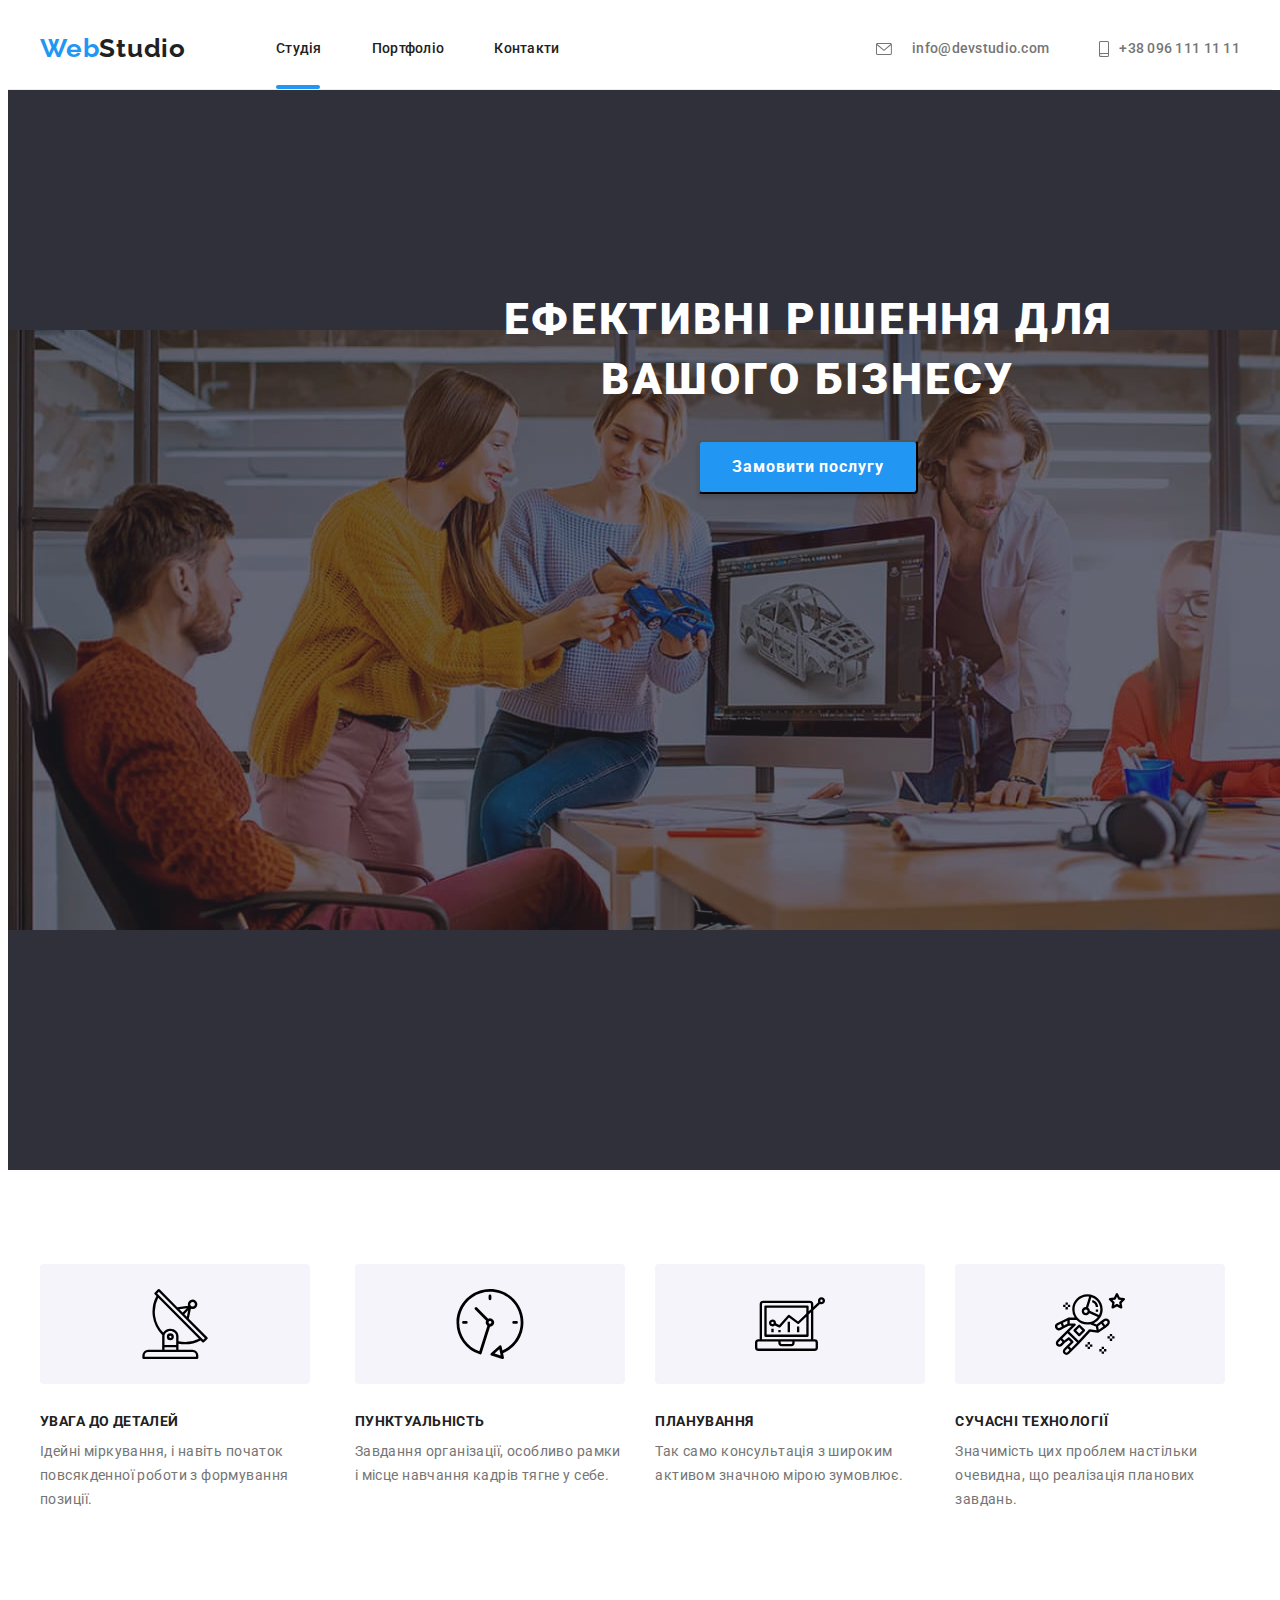
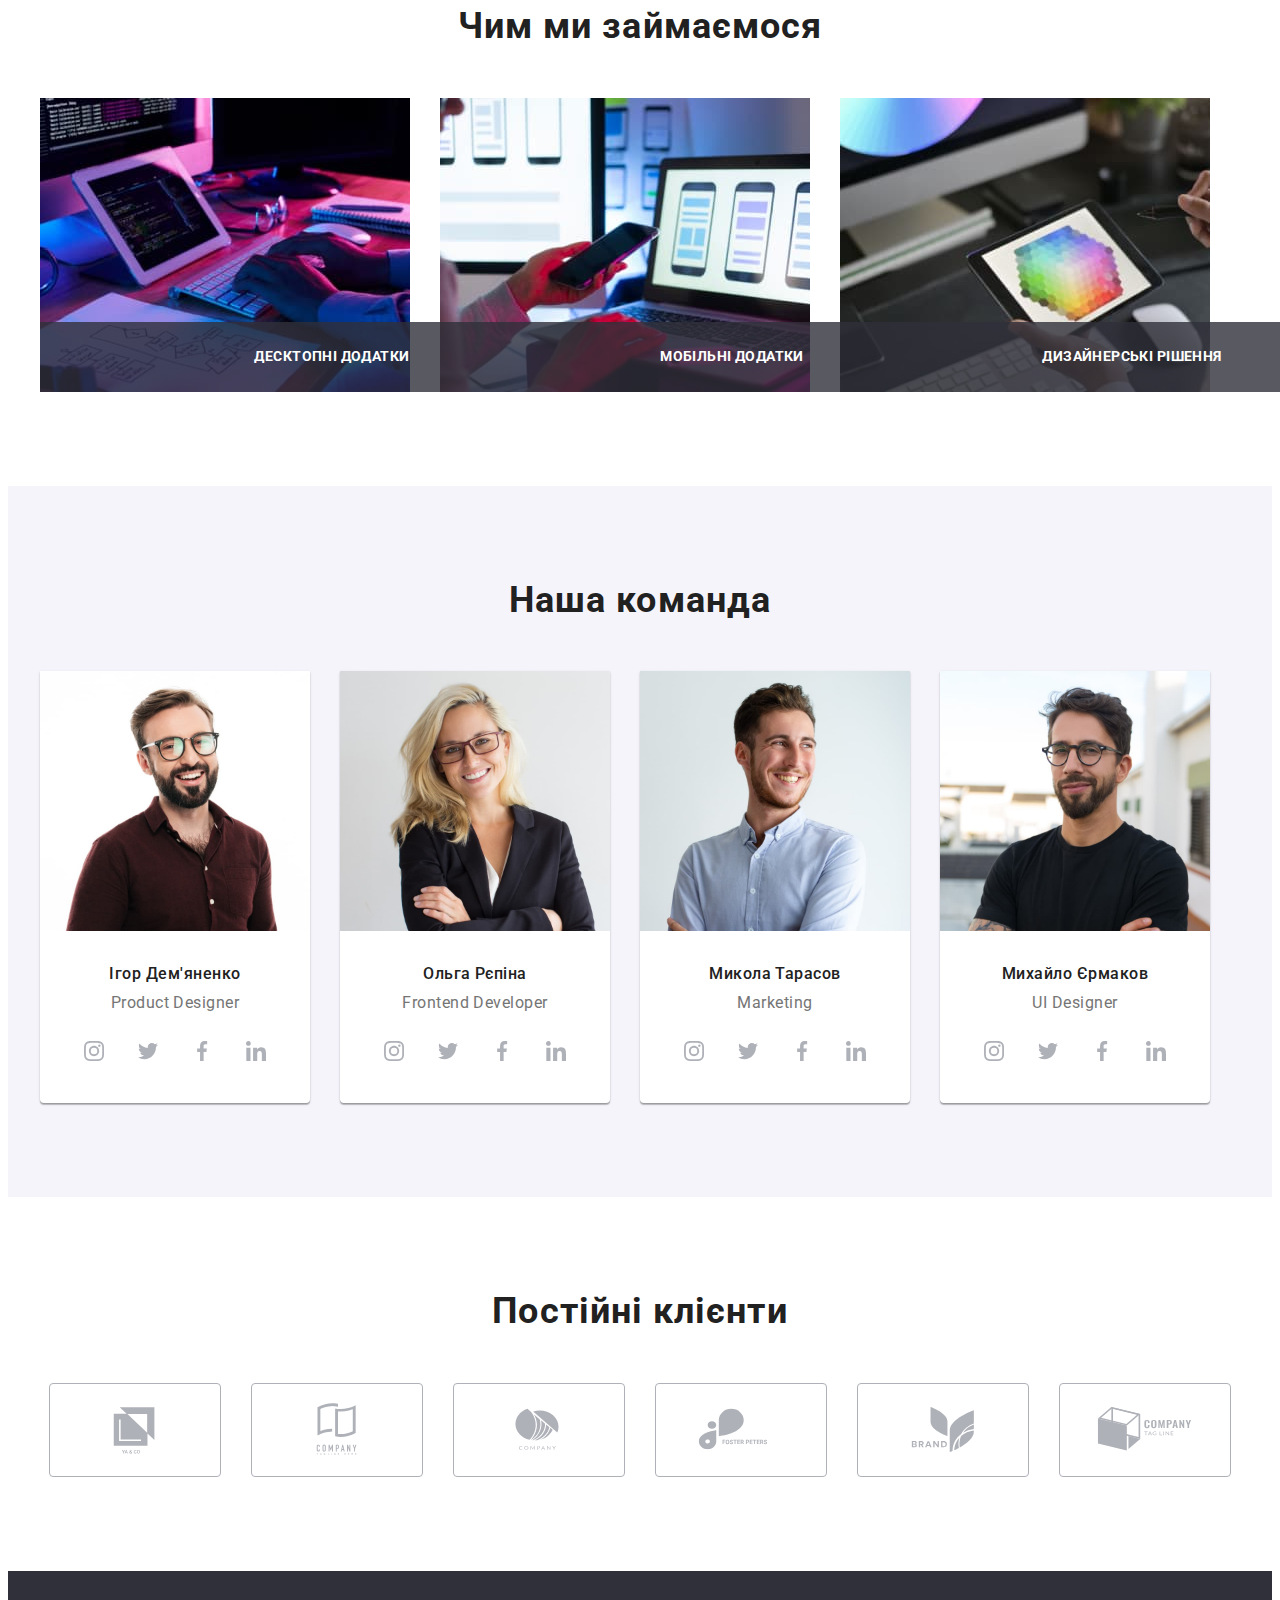
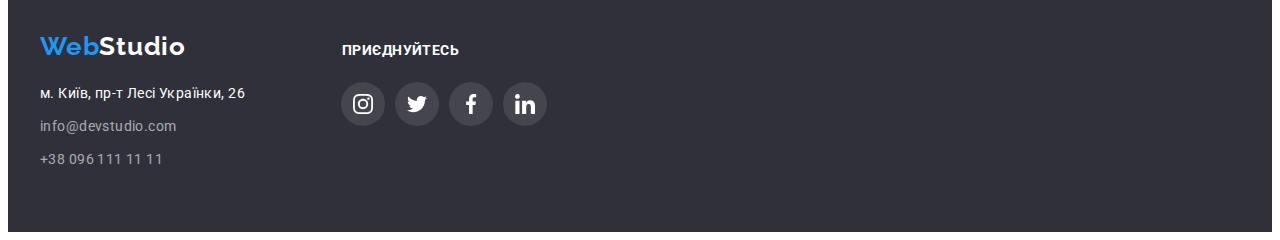
<file: index.html>
<!DOCTYPE html>
<html lang="en">
  <head>
    <meta charset="UTF-8" />
    <meta http-equiv="X-UA-Compatible" content="IE=edge" />
    <meta name="viewport" content="width=device-width, initial-scale=1.0" />
    <title>WebStudio</title>
    <!-- Fonts -->
    <link rel="preconnect" href="https://fonts.googleapis.com" />
    <link rel="preconnect" href="https://fonts.gstatic.com" crossorigin />
    <link
      href="https://fonts.googleapis.com/css2?family=Raleway:wght@700&family=Roboto:wght@400;500;700;900&display=swap"
      rel="stylesheet"
    />
    <!--modern normalize  -->
    <link
      rel="stylesheet"
      href="https://cdnjs.cloudflare.com/ajax/libs/modern-normalize/1.1.0/modern-normalize.min.css"
      integrity="sha512-wpPYUAdjBVSE4KJnH1VR1HeZfpl1ub8YT/NKx4PuQ5NmX2tKuGu6U/JRp5y+Y8XG2tV+wKQpNHVUX03MfMFn9Q=="
      crossorigin="anonymous"
      referrerpolicy="no-referrer"
    />
    <!-- Link -->
    <link rel="stylesheet" href="./css/styles.css" />
  </head>

  <body>
    <!-- Шапка -->
    <header class="header">
      <div class="header-container container">
        <a href="./index.html" class="logo"
          >Web<span class="logo-header">Studio</span></a
        >
        <nav class="header-nav">
          <ul class="header-list list">
            <li class="header-item">
              <a class="header-nav-link current link" href="./index.html">Студія</a>
            </li>
            <li class="header-item">
              <a class="header-nav-link link" href="./portfolio.html"
                >Портфоліо</a
              >
            </li>
            <li class="header-item">
              <a class="header-nav-link link" href="">Контакти</a>
            </li>
          </ul>
        </nav>
        <ul class="header-group list">
          <li>
            <a class="header-contacts link" href="mailto:info@devstudio.com">
              <svg class="envelope-icon" width="16" height="12">
                <use
                  href="./images/symbol-defs-2.svg#icon-envelope"
                ></use></svg
              >info@devstudio.com</a
            >
          </li>
          <li>
            <a class="header-contacts link" href="tel:+380961111111"
              > <svg class="phone-icon" width="10" height="16">
                <use
                  href="./images/symbol-defs-2.svg#icon-smartphone"
                ></use>
              </svg>
              +38 096 111 11 11</a
            >
          </li>
        </ul>
      </div>
    </header>
    <!-- Головна -->
    <main>
      <!-- Hero -->
      <section class="section hero">
        <div class="container">
          <h1 class="hero-title">Ефективні рішення для вашого бізнесу</h1>
          <button class="btn-hero" type="button" data-modal-open>Замовити послугу</button>
        </div>
      </section>
      <!-- features -->
      <section class="section features">
        <div class="container">
          <h2 class="visually-hidden">Особливості</h2>
          <ul class="features list">
            <li>
            <div class="feature-icon">
              <svg class="feature-icon-svg" width="70" height="70">
                  <use
                    href="./images/symbol-defs-2.svg#icon-antenna"
                  ></use>
                </svg>
            </div>
              <h3 class="feature-title">
                  УВАГА ДО ДЕТАЛЕЙ
              </h3>
              <p class="feature-text">
                Ідейні міркування, і навіть початок повсякденної роботи з
                формування позиції.
              </p>
            </li>
            <li>
              <div class="feature-icon">
                <svg class="feature-icon-svg" width="70" height="70">
                  <use href="./images/symbol-defs-2.svg#icon-clock"></use>
                </svg>
              </div>
              <h3 class="feature-title">
                ПУНКТУАЛЬНІСТЬ
              </h3>
              <p class="feature-text">
                Завдання організації, особливо рамки і місце навчання кадрів
                тягне у себе.
              </p>
            </li>
            <li>
              <div class="feature-icon">
                  <svg class="feature-icon-svg" width="70" height="70">
                  <use href="./images/symbol-defs-2.svg#icon-diagram"></use>
                </svg>
              </div>
              <h3 class="feature-title">
                ПЛАНУВАННЯ
              </h3>
              <p class="feature-text">
                Так само консультація з широким активом значною мірою зумовлює.
              </p>
            </li>
            <li>
              <div class="feature-icon">
                <svg class="feature-icon-svg" width="70" height="70">
                  <use
                    href="./images/symbol-defs-2.svg#icon-astronaut"
                  ></use>
                </svg>
              </div>
              <h3 class="feature-title">
               СУЧАСНІ ТЕХНОЛОГІЇ
              </h3>

              <p class="feature-text">
                Значимість цих проблем настільки очевидна, що реалізація
                планових завдань.
              </p>
            </li>
          </ul>
        </div>
      </section>
      <!-- Work -->
      <section class="section section-work list">
        <div class="container">
          <h2 class="section-title">Чим ми займаємося</h2>
          <ul class="work-list list">
            <li class="work-item">
              <img class="work-img"
                src="./images/type.jpg"
                alt="друкує"
                width="370"
                height="294"
              />
              <div class="work-thumb">
               <p class="work-text">Десктопні додатки</p> 
              </div>
            </li>
            <li class="work-item">
               <img class="work-img"
                src="./images/phone.jpg"
                alt="дзвонить"
                width="370"
                height="294"
              />
              <div class="work-thumb">
                <p class="work-text">Мобільні додатки</p>
              </div>
            </li>
            <li class="work-item">
              <img class="work-img" 
              src="./images/tablet.jpg" 
              alt="працює на планшеті" 
              width="370" 
              height="294" />
              <div class="work-thumb">
                <p class="work-text">Дизайнерські рішення</p>
              </div>
              
            </li>
          </ul>
        </div>
      </section>
      <!-- Our team -->
      <section class="section team">
        <div class="container">
          <h2 class="section-title">Наша команда</h2>
          <ul class="team-photo list">
              <li class="photo-heading">
                <img
                  src="./images/igor.jpg"
                  alt="Ігор Дем'яненко"
                  width="270"
                  height="260"
                />
                <div class="position">
                  <h3 class="heading-name">Ігор Дем'яненко</h3>
                  <p class="job-heading" lang="en">Product Designer</p>
                  <ul class="socials list">
                    <li class="social-items">
                      <a
                        class="social-link link"
                        href="https://www.instagram.com"
                        target="_blank"
                        rel="noreferrer noopener"
                        aria-label="Instagram"
                      >
                        <svg class="socials-icon" width="20" height="20">
                          <use
                            href="./images/symbol-defs-2.svg#icon-instagram"
                          ></use></svg
                      ></a>
                    </li>
                    <li class="social-items">
                      <a
                        class="social-link link"
                        href="https://www.twitter.com"
                        target="_blank"
                        rel="noreferrer noopener"
                        aria-label="Twitter"
                      >
                        <svg class="socials-icon" width="20" height="20">
                          <use
                            href="./images/symbol-defs-2.svg#icon-twitter"
                          ></use></svg
                      ></a>
                    </li>
                    <li class="social-items">
                      <a
                        class="social-link link"
                        href="https://www.facebook.com"
                        target="_blank"
                        rel="noreferrer noopener"
                        aria-label="Facebook"
                      >
                        <svg class="socials-icon" width="20" height="20">
                          <use
                            href="./images/symbol-defs-2.svg#icon-facebook"
                          ></use></svg
                      ></a>
                    </li>
                    <li class="social-items">
                      <a
                        class="social-link link"
                        href="https://www.linkedin.com"
                        target="_blank"
                        rel="noreferrer noopener"
                        aria-label="linkedin"
                      >
                        <svg class="socials-icon" width="20" height="20">
                          <use
                            href="./images/symbol-defs-2.svg#icon-linkedin"
                          ></use></svg
                      ></a>
                    </li>
                  </ul>
                </div>
              </li>
               <li class="photo-heading">
                <img
                  class="photo"
                  src="./images/olga.jpg"
                  alt="Ольга Рєпіна"
                  width="270"
                  height="260"
                />
                <div class="position">
                  <h3 class="heading-name">Ольга Рєпіна</h3>
                  <p class="job-heading" lang="en">Frontend Developer</p>
                  <ul class="socials list">
                    <li class="social-items">
                      <a
                        class="social-link link"
                        href="https://www.instagram.com"
                        target="_blank"
                        rel="noreferrer noopener"
                        aria-label="Instagram"
                      >
                        <svg class="socials-icon" width="20" height="20">
                          <use
                            href="./images/symbol-defs-2.svg#icon-instagram"
                          ></use></svg
                      ></a>
                    </li>
                    <li class="social-items">
                      <a
                        class="social-link link"
                        href="https://www.twitter.com"
                        target="_blank"
                        rel="noreferrer noopener"
                        aria-label="Twitter"
                      >
                        <svg class="socials-icon" width="20" height="20">
                          <use
                            href="./images/symbol-defs-2.svg#icon-twitter"
                          ></use></svg
                      ></a>
                    </li>
                    <li class="social-items">
                      <a
                        class="social-link link"
                        href="https://www.facebook.com"
                        target="_blank"
                        rel="noreferrer noopener"
                        aria-label="Facebook"
                      >
                        <svg class="socials-icon" width="20" height="20">
                          <use
                            href="./images/symbol-defs-2.svg#icon-facebook"
                          ></use></svg
                      ></a>
                    </li>
                    <li class="social-items">
                      <a
                        class="social-link link"
                        href="https://www.linkedin.com"
                        target="_blank"
                        rel="noreferrer noopener"
                        aria-label="linkedin"
                      >
                        <svg class="socials-icon" width="20" height="20">
                          <use
                            href="./images/symbol-defs-2.svg#icon-linkedin"
                          ></use></svg
                      ></a>
                    </li>
                  </ul>
                </div>
              </li>
              <li class="photo-heading">
                <img
                  src="./images/mykola.jpg"
                  alt="Микола Тарасов"
                  width="270"
                  height="260"
                />
                <div class="position">
                  <h3 class="heading-name">Микола Тарасов</h3>
                  <p class="job-heading" lang="en">Marketing</p>
                  <ul class="socials list">
                    <li class="social-items">
                      <a
                        class="social-link link"
                        href="https://www.instagram.com"
                        target="_blank"
                        rel="noreferrer noopener"
                        aria-label="Instagram"
                      >
                        <svg class="socials-icon" width="20" height="20">
                          <use
                            href="./images/symbol-defs-2.svg#icon-instagram"
                          ></use></svg
                      ></a>
                    </li>
                    <li class="social-items">
                      <a
                        class="social-link link"
                        href="https://www.twitter.com"
                        target="_blank"
                        rel="noreferrer noopener"
                        aria-label="Twitter"
                      >
                        <svg class="socials-icon" width="20" height="20">
                          <use
                            href="./images/symbol-defs-2.svg#icon-twitter"
                          ></use></svg
                      ></a>
                    </li>
                    <li class="social-items">
                      <a
                        class="social-link link"
                        href="https://www.facebook.com"
                        target="_blank"
                        rel="noreferrer noopener"
                        aria-label="Facebook"
                      >
                        <svg class="socials-icon" width="20" height="20">
                          <use
                            href="./images/symbol-defs-2.svg#icon-facebook"
                          ></use></svg
                      ></a>
                    </li>
                    <li class="social-items">
                      <a
                        class="social-link link"
                        href="https://www.linkedin.com"
                        target="_blank"
                        rel="noreferrer noopener"
                        aria-label="linkedin"
                      >
                        <svg class="socials-icon" width="20" height="20">
                          <use
                            href="./images/symbol-defs-2.svg#icon-linkedin"
                          ></use></svg
                      ></a>
                    </li>
                  </ul>
                </div>
              </li>
              <li class="photo-heading">
                <img
                  src="./images/mukhaylo.jpg"
                  alt="Михайло Єрмаков"
                  width="270"
                  height="260"
                />
                <div class="position">
                  <h3 class="heading-name">Михайло Єрмаков</h3>
                  <p class="job-heading" lang="en">UI Designer</p>
                  <ul class="socials list">
                    <li class="social-items">
                      <a
                        class="social-link link"
                        href="https://www.instagram.com"
                        target="_blank"
                        rel="noreferrer noopener"
                        aria-label="Instagram"
                      >
                        <svg class="socials-icon" width="20" height="20">
                          <use
                            href="./images/symbol-defs-2.svg#icon-instagram"
                          ></use></svg
                      ></a>
                    </li>
                    <li class="social-items">
                      <a
                        class="social-link link"
                        href="https://www.twitter.com"
                        target="_blank"
                        rel="noreferrer noopener"
                        aria-label="Twitter"
                      >
                        <svg class="socials-icon" width="20" height="20">
                          <use
                            href="./images/symbol-defs-2.svg#icon-twitter"
                          ></use></svg
                      ></a>
                    </li>
                    <li class="social-items">
                      <a
                        class="social-link link"
                        href="https://www.facebook.com"
                        target="_blank"
                        rel="noreferrer noopener"
                        aria-label="Facebook"
                      >
                        <svg class="socials-icon" width="20" height="20">
                          <use
                            href="./images/symbol-defs-2.svg#icon-facebook"
                          ></use></svg
                      ></a>
                    </li>
                    <li class="social-items">
                      <a
                        class="social-link link"
                        href="https://www.linkedin.com"
                        target="_blank"
                        rel="noreferrer noopener"
                        aria-label="linkedin"
                      >
                        <svg class="socials-icon" width="20" height="20">
                          <use
                            href="./images/symbol-defs-2.svg#icon-linkedin"
                          ></use></svg
                      ></a>
                    </li>
                  </ul>
                </div>
              </li>
          </ul>
        </div>
      </section>
      <!-- Our clients -->
      <section class="section clients-section">
        <div class="container">
          <h2 class="section-title">Постійні клієнти</h2>
          <ul class="clients-list list">
            <li class="clients">
              <a class="clients-link link" 
                href="" 
                target="_blank" 
                  rel="noreferrer noopener"
                  aria-label=""><svg class="clients-icon" width="106" height="60">
                <use href="./images/symbol-defs-2.svg#icon-ya-co"></use>
              </svg>
              </a>
                
            </li>
            <li class="clients">
              <a class="clients-link link" 
              href="" target="_blank" 
              rel="noreferrer noopener" 
              aria-label="">
                <svg class="clients-icon" width="106" height="60">
                  <use href="./images/symbol-defs-2.svg#icon-union"></use>
                </svg> </a>
            </li>
            <li class="clients">
              <a class="clients-link link" 
              href="" target="_blank" 
              rel="noreferrer noopener" 
              aria-label="">
                <svg class="clients-icon" width="106" height="60">
                  <use href="./images/symbol-defs-2.svg#icon-company"></use>
                </svg> </a>
            </li>
            <li class="clients">
              <a class="clients-link link" href="" target="_blank" rel="noreferrer noopener" aria-label="">
                <svg class="clients-icon" width="106" height="60">
                  <use href="./images/symbol-defs-2.svg#icon-foster"></use>
                </svg> </a>
            </li>
            <li class="clients">
              <a class="clients-link link" href="" target="_blank" rel="noreferrer noopener" aria-label="">
                <svg class="clients-icon" width="106" height="60">
                  <use href="./images/symbol-defs-2.svg#icon-brand"></use>
                </svg> </a>
            </li>
            <li class="clients">
            <a class="clients-link link" href="" target="_blank" rel="noreferrer noopener" aria-label="">
              <svg class="clients-icon" width="106" height="60">
                <use href="./images/symbol-defs-2.svg#icon-tag"></use>
              </svg> </a>
            </li>
          </ul>
        </div>
      </section>
    </main>
    <!-- Футер -->
    <footer class="section footer">
      <div class="container">
        <div class="logo-block">
         <a href="" class="footer-logo"
          >Web<span class="logo-footer">Studio</span></a
        >
        <p class="join-us-footer">приєднуйтесь</p> 
        </div>
        <address class="address-box">
          <ul class="address-list list">
            <li class="footer-box-link">
              <a class="footer-map-address link"
                href="https://www.google.com/maps/place/%D0%B1%D1%83%D0%BB%D1%8C%D0%B2%D0%B0%D1%80+%D0%9B%D0%B5%D1%81%D1%96+%D0%A3%D0%BA%D1%80%D0%B0%D1%97%D0%BD%D0%BA%D0%B8,+26,+%D0%9A%D0%B8%D1%97%D0%B2,+02000/@50.4265807,30.5383858,17z/data=!3m1!4b1!4m5!3m4!1s0x40d4cf0e033ecbe9:0x57a4dffefec77da0!8m2!3d50.4265807!4d30.5383859"
                target="_blank" rel="noopener noreferrer">м. Київ, пр-т Лесі Українки, 26</a>
            </li>
            <li class="footer-box-link">
              <a class="address-link link" href="mailto:info@devstudio.com">info@devstudio.com</a>
            </li>
            <li lass="footer-box-link">
              <a class="address-link link" href="tel:+380961111111">+38 096 111 11 11</a>
            </li>
          </ul>
          <ul class="footer-social-list list">
            <li class="footer-social-items">
              <a class="footer-social-link link" href="https://www.instagram.com" target="_blank" rel="noreferrer noopener"
                aria-label="Instagram">
                <svg class="footer-social-icon" width="20" height="20">
                  <use href="./images/symbol-defs-2.svg#icon-instagram"></use>
                </svg></a>
            </li>
            <li class="footer-social-items">
              <a class="footer-social-link link" href="https://www.twitter.com" target="_blank" rel="noreferrer noopener"
                aria-label="Twitter">
                <svg class="footer-social-icon" width="20" height="20">
                  <use href="./images/symbol-defs-2.svg#icon-twitter"></use>
                </svg></a>
            </li>
            <li class="footer-social-items">
              <a class="footer-social-link link" href="https://www.facebook.com" target="_blank" rel="noreferrer noopener"
                aria-label="Facebook">
                <svg class="footer-social-icon" width="20" height="20">
                  <use href="./images/symbol-defs-2.svg#icon-facebook"></use>
                </svg></a>
            </li>
            <li class="footer-social-items">
              <a class="footer-social-link link" href="https://www.linkedin.com" target="_blank" rel="noreferrer noopener"
                aria-label="linkedin">
                <svg class="footer-social-icon" width="20" height="20">
                  <use href="./images/symbol-defs-2.svg#icon-linkedin"></use>
                </svg></a>
            </li>
          </ul>
      </address>
      </div>
    </footer>

    <!-- Modal window -->
      <div class="backdrop is-hidden" data-modal>
      <div class="modal">
        <button class="modal-btn" data-modal-close>
          <svg class="modal-icon" width="18" height="18">
            <use href="./images/symbol-defs-2.svg#icon-close-black"></use>
          </svg>
        </button>
      </div>
    </div>
    <script src="./js/modal.js"></script>
  </body>
</html>
</file>
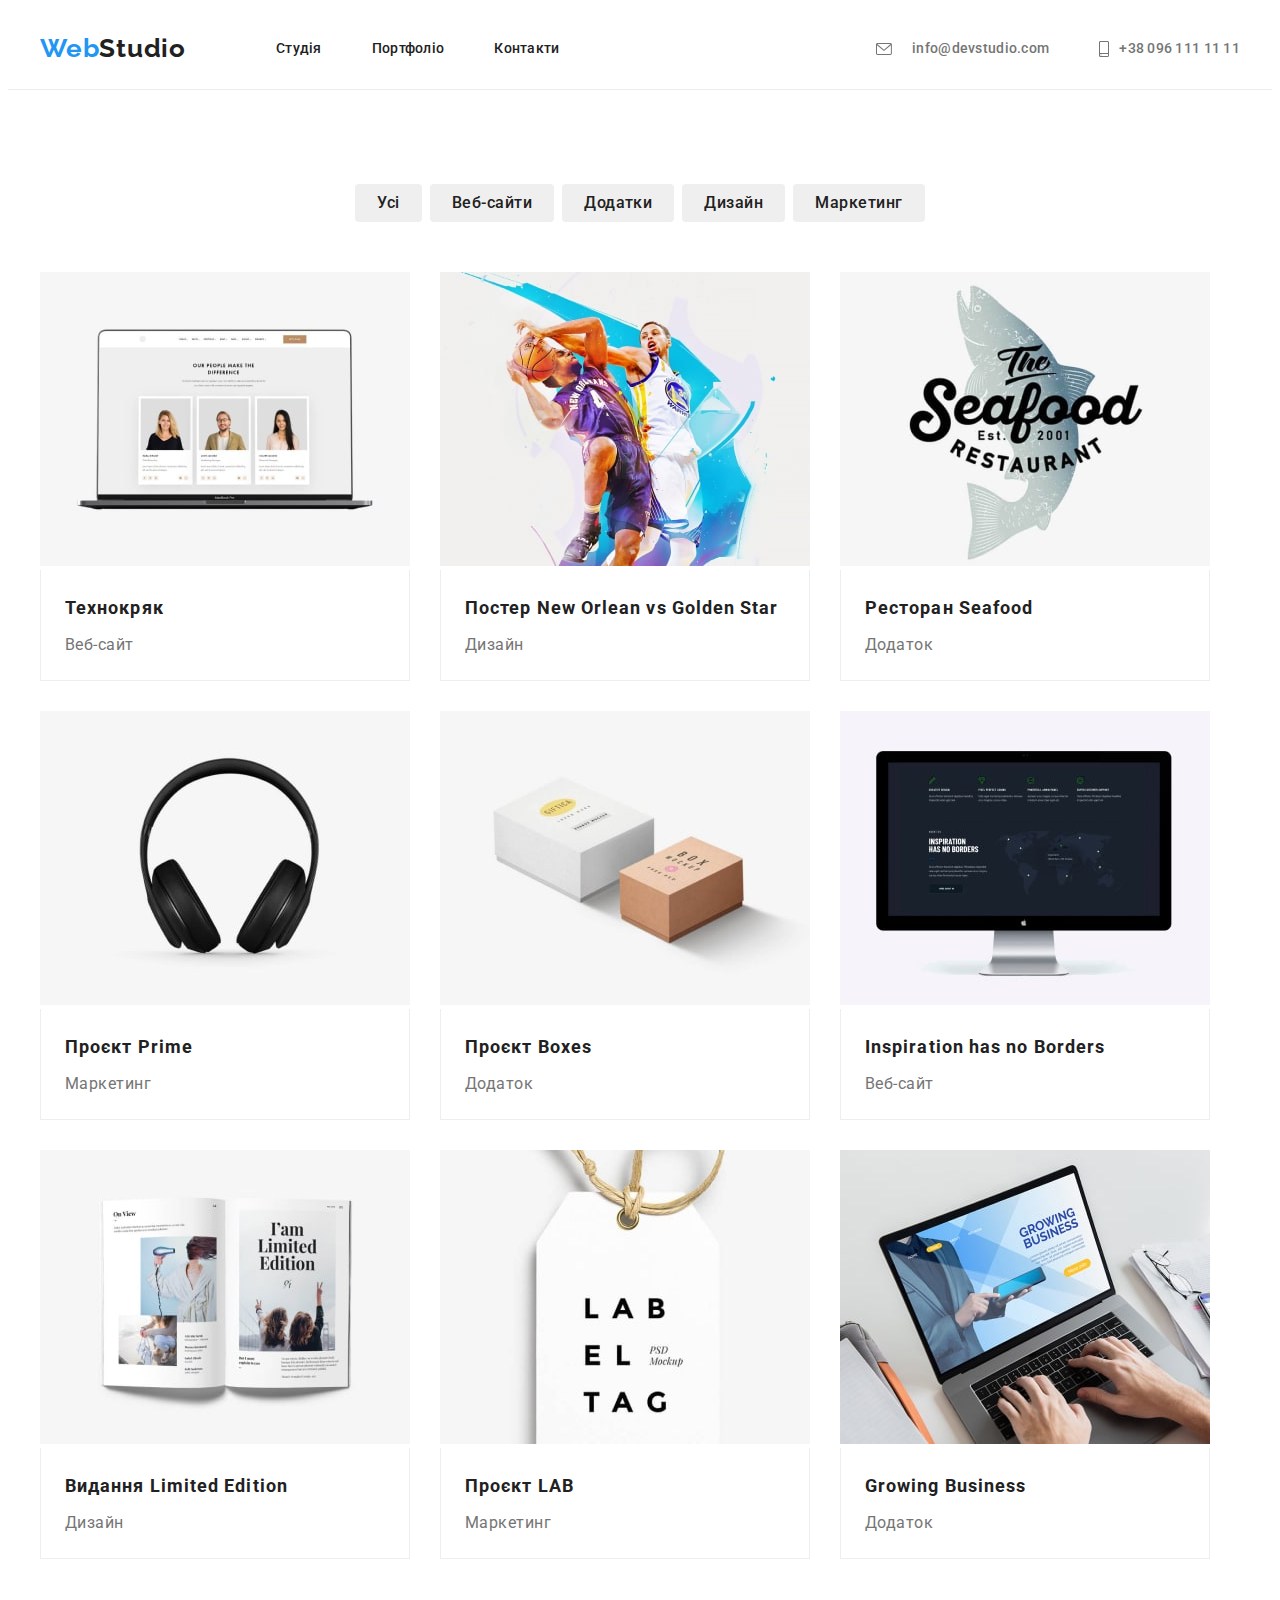
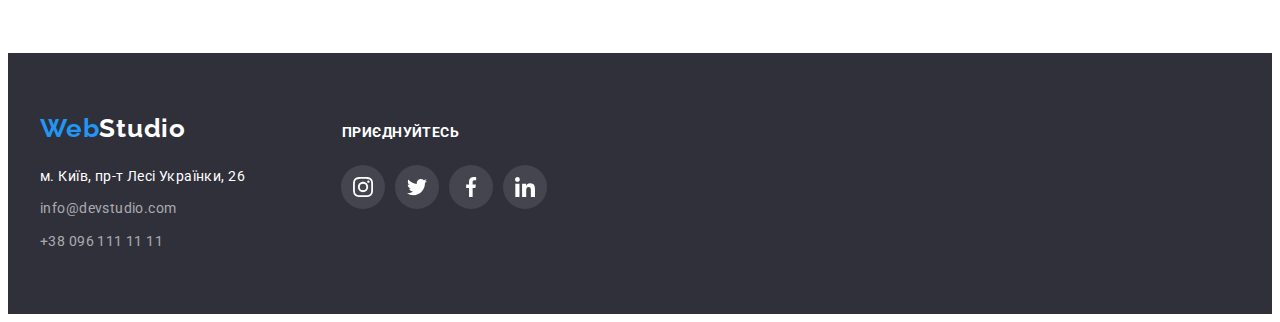
<file: portfolio.html>
<!DOCTYPE html>
<html lang="en">
  <head>
    <meta charset="UTF-8" />
    <meta http-equiv="X-UA-Compatible" content="IE=edge" />
    <meta name="viewport" content="width=device-width, initial-scale=1.0" />
    <title>poftfolio</title>
    <!-- Fonts -->
    <link rel="preconnect" href="https://fonts.googleapis.com" />
    <link rel="preconnect" href="https://fonts.gstatic.com" crossorigin />
    <link
      href="https://fonts.googleapis.com/css2?family=Raleway:wght@700&family=Roboto:wght@400;500;700;900&display=swap"
      rel="stylesheet"
    />
    <!--modern normalize  -->
    <link
      rel="stylesheet"
      href="https://cdnjs.cloudflare.com/ajax/libs/modern-normalize/1.1.0/modern-normalize.min.css"
      integrity="sha512-wpPYUAdjBVSE4KJnH1VR1HeZfpl1ub8YT/NKx4PuQ5NmX2tKuGu6U/JRp5y+Y8XG2tV+wKQpNHVUX03MfMFn9Q=="
      crossorigin="anonymous"
      referrerpolicy="no-referrer"
    />
    <!-- Link -->
    <link rel="stylesheet" href="./css/styles.css" />
  </head>
  <body>
    <header class="header">
      <div class="header-container container">
        <a href="./index.html" class="logo"
          >Web<span class="logo-header">Studio</span></a
        >
        <nav class="header-nav">
          <ul class="header-list list">
            <li class="header-item">
              <a class="header-nav-link link" href="./index.html">Студія</a>
            </li>
            <li class="header-item">
              <a class="header-nav-link link" href="./portfolio.html"
                >Портфоліо</a
              >
            </li>
            <li class="header-item">
              <a class="header-nav-link link" href="">Контакти</a>
            </li>
          </ul>
        </nav>
        <ul class="header-group list">
          <li>
            <a class="header-contacts link" href="mailto:info@devstudio.com">
              <svg class="envelope-icon" width="16" height="12">
                <use href="./images/symbol-defs-2.svg#icon-envelope"></use></svg
              >info@devstudio.com</a
            >
          </li>
          <li>
            <a class="header-contacts link" href="tel:+380961111111">
              <svg class="phone-icon" width="10" height="16">
                <use href="./images/symbol-defs-2.svg#icon-smartphone"></use>
              </svg>
              +38 096 111 11 11</a
            >
          </li>
        </ul>
      </div>
    </header>
    <main>
      <section class="section filter-section">
        <div class="container">
          <h1 class="visually-hidden">Our projects</h1>
          <ul class="button list">
            <li><button type="button" class="button-projects">Усі</button></li>
            <li>
              <button type="button" class="button-projects">Веб-сайти</button>
            </li>
            <li>
              <button type="button" class="button-projects">Додатки</button>
            </li>
            <li>
              <button type="button" class="button-projects">Дизайн</button>
            </li>
            <li>
              <button type="button" class="button-projects">Маркетинг</button>
            </li>
          </ul>
          <ul class="filter-item list">
            <li class="example-card">
              <a class="example-link link" href="">
                <div class="filter-thumb">
                  <img
                    src="./images/techno-min.jpg"
                    alt="вебсайт"
                    width="370"
                    height="294"
                    />
                    <div class="filter-overlay">
                      <p class="filter-overlay-text">Ресурс пропонує комплексні пропозиції з різним рівнем функціоналу та сервісів. Все це дозволить відвідувачу отримати
                      вичерпні відомості про компанію чи приватну особу.</p>
                  </div>
                  </div>
                  <div class="filter-projects">
                  <h3 class="filter-title">Технокряк</h3>
                  <p class="filter-text">Веб-сайт</p>
                  </div> 
              </a>     
            </li>
            <li class="example-card">
              <a class="example-link link" href="">
              <div class="filter-thumb">
                <img src="./images/basketball-min.jpg" alt="Дизайн" width="370" height="294" />
                <div class="filter-overlay">
                  <p class="filter-overlay-text">Ресурс пропонує комплексні пропозиції з різним рівнем функціоналу та сервісів. Все це
                    дозволить відвідувачу отримати
                    вичерпні відомості про компанію чи приватну особу.</p>
                </div>
              </div>
              <div class="filter-projects">
                <h3 class="filter-title">
                  Постер <span lang="en">New Orlean vs Golden Star</span>
                </h3>
                <p class="filter-text">Дизайн</p>
              </div>
              </a>
            </li>
            <li class="example-card">
              <a class="example-link link href=""> 
                <div class="filter-thumb">
                 <img
                  src="./images/seafoodrest-min.jpg"
                  alt="Додаток"
                  width="370"
                  height="294"
                />
                <div class="filter-overlay">
                  <p class="filter-overlay-text">Ресурс пропонує комплексні пропозиції з різним рівнем функціоналу та сервісів. Все це
                    дозволить відвідувачу отримати
                    вичерпні відомості про компанію чи приватну особу.</p>
                </div>
              </div>
                <div class="filter-projects">
                  <h3 class="filter-title">
                    Ресторан <span lang="en">Seafood</span>
                  </h3>
                  <p class="filter-text">Додаток</p>
                </div>
              </a>
            </li>
            <li class="example-card">
              <a class="example-link link" href="">
                <div class="filter-thumb">
                <img
                  src="./images/airphones-min.jpg"
                  alt="навушники"
                  width="370"
                  height="294"
                />
                <div class="filter-overlay">
                  <p class="filter-overlay-text">Ресурс пропонує комплексні пропозиції з різним рівнем функціоналу та сервісів. Все це
                    дозволить відвідувачу отримати
                    вичерпні відомості про компанію чи приватну особу.</p>
                </div>
                </div>
                <div class="filter-projects">
                  <h3 class="filter-title">
                    Проєкт <span lang="en">Prime</span>
                  </h3>
                  <p class="filter-text">Маркетинг</p>
                </div>
              </a>
            </li>
            <li class="example-card">
              <a class="example-link link" href="">
                <div class="filter-thumb"> 
                <img src="./images/boxes-min.jpg" 
                alt="коробки" 
                width="370" 
                height="294" />
                <div class="filter-overlay">
                  <p class="filter-overlay-text">Ресурс пропонує комплексні пропозиції з різним рівнем функціоналу та сервісів. Все це
                    дозволить відвідувачу отримати
                    вичерпні відомості про компанію чи приватну особу.</p>
                </div>
                </div>
                 <div class="filter-projects">
                  <h3 class="filter-title">
                    Проєкт <span lang="en">Boxes</span>
                  </h3>
                  <p class="filter-text">Додаток</p>
                </div>
              </a>
            </li>
            <li class="example-card">
              <a class="example-link link" href="">
                <div class="filter-thumb">
                  <img
                  src="./images/comp-min.jpg"
                  alt="монітор"
                  width="370"
                  height="294"
                />
                  <div class="filter-overlay">
                    <p class="filter-overlay-text">Ресурс пропонує комплексні пропозиції з різним рівнем функціоналу та сервісів. Все це
                      дозволить відвідувачу отримати
                      вичерпні відомості про компанію чи приватну особу.</p>
                  </div>
                </div>
                <div class="filter-projects">
                  <h3 class="filter-title">Inspiration has no Borders</h3>
                  <p class="filter-text">Веб-сайт</p>
                </div>
              </a>
            </li>
            <li class="example-card">
              <a class="example-link link" href="">
                <div class="filter-thumb">
                 <img
                  src="./images/limited-min.jpg"
                  alt="книга"
                  width="370"
                  height="294"
                /> 
                <div class="filter-overlay">
                  <p class="filter-overlay-text">Ресурс пропонує комплексні пропозиції з різним рівнем функціоналу та сервісів. Все це
                    дозволить відвідувачу отримати
                    вичерпні відомості про компанію чи приватну особу.</p>
                </div>
                </div>
                  <div class="filter-projects">
                  <h3 class="filter-title">
                    Видання <span lang="en">Limited Edition</span>
                  </h3>
                  <p class="filter-text">Дизайн</p>
                </div>
              </a>
            </li>
            <li class="example-card">
              <div class="filter-thumb">
                <a class="example-link link" href="">
                <img
                  src="./images/lab-min.jpg"
                  alt="бірка"
                  width="370"
                  height="294"
                />
                <div class="filter-overlay">
                  <p class="filter-overlay-text">Ресурс пропонує комплексні пропозиції з різним рівнем функціоналу та сервісів. Все це
                    дозволить відвідувачу отримати
                    вичерпні відомості про компанію чи приватну особу.</p>
                </div>
              </div>
                  <div class="filter-projects">
                  <h3 class="filter-title">
                    Проєкт <span lang="en">LAB</span>
                  </h3>
                  <p class="filter-text">Маркетинг</p>
                </div>
              </a>
            </li>
            <li class="example-card">
              <a class="example-link link" href="">
                <div class="filter-thumb">
                  <img
                  src="./images/growing-min.jpg"
                  alt="нойтбук"
                  width="370"
                  height="294"
                />
                <div class="filter-overlay">
                  <p class="filter-overlay-text">Ресурс пропонує комплексні пропозиції з різним рівнем функціоналу та сервісів. Все це
                    дозволить відвідувачу отримати
                    вичерпні відомості про компанію чи приватну особу.</p>
                </div>
                </div>
                
                <div class="filter-projects">
                  <h3 class="filter-title">Growing Business</h3>
                  <p class="filter-text">Додаток</p>
                </div>
              </a>
            </li>
          </ul>
        </div>
      </section>
    </main>
    <!-- Футер -->
    <footer class="section footer">
      <div class="container">
        <div class="logo-block">
          <a href="" class="footer-logo"
            >Web<span class="logo-footer">Studio</span></a
          >
          <p class="join-us-footer">приєднуйтесь</p>
        </div>
        <address class="address-box">
          <ul class="address-list list">
            <li class="footer-box-link">
              <a
                class="footer-map-address link"
                href="https://www.google.com/maps/place/%D0%B1%D1%83%D0%BB%D1%8C%D0%B2%D0%B0%D1%80+%D0%9B%D0%B5%D1%81%D1%96+%D0%A3%D0%BA%D1%80%D0%B0%D1%97%D0%BD%D0%BA%D0%B8,+26,+%D0%9A%D0%B8%D1%97%D0%B2,+02000/@50.4265807,30.5383858,17z/data=!3m1!4b1!4m5!3m4!1s0x40d4cf0e033ecbe9:0x57a4dffefec77da0!8m2!3d50.4265807!4d30.5383859"
                target="_blank"
                rel="noopener noreferrer"
                >м. Київ, пр-т Лесі Українки, 26</a
              >
            </li>
            <li class="footer-box-link">
              <a class="address-link link" href="mailto:info@devstudio.com"
                >info@devstudio.com</a
              >
            </li>
            <li lass="footer-box-link">
              <a class="address-link link" href="tel:+380961111111"
                >+38 096 111 11 11</a
              >
            </li>
          </ul>
          <ul class="footer-social-list list">
            <li class="footer-social-items">
              <a
                class="footer-social-link link"
                href="https://www.instagram.com"
                target="_blank"
                rel="noreferrer noopener"
                aria-label="Instagram"
              >
                <svg class="footer-social-icon" width="20" height="20">
                  <use
                    href="./images/symbol-defs-2.svg#icon-instagram"
                  ></use></svg
              ></a>
            </li>
            <li class="footer-social-items">
              <a
                class="footer-social-link link"
                href="https://www.twitter.com"
                target="_blank"
                rel="noreferrer noopener"
                aria-label="Twitter"
              >
                <svg class="footer-social-icon" width="20" height="20">
                  <use
                    href="./images/symbol-defs-2.svg#icon-twitter"
                  ></use></svg
              ></a>
            </li>
            <li class="footer-social-items">
              <a
                class="footer-social-link link"
                href="https://www.facebook.com"
                target="_blank"
                rel="noreferrer noopener"
                aria-label="Facebook"
              >
                <svg class="footer-social-icon" width="20" height="20">
                  <use
                    href="./images/symbol-defs-2.svg#icon-facebook"
                  ></use></svg
              ></a>
            </li>
            <li class="footer-social-items">
              <a
                class="footer-social-link link"
                href="https://www.linkedin.com"
                target="_blank"
                rel="noreferrer noopener"
                aria-label="linkedin"
              >
                <svg class="footer-social-icon" width="20" height="20">
                  <use
                    href="./images/symbol-defs-2.svg#icon-linkedin"
                  ></use></svg
              ></a>
            </li>
          </ul>
        </address>
      </div>
    </footer>


  </body>
</html>
</file>
<file: css/styles.css>
:root {
  --brand-color: #757575;
  --main-title-color: #212121;
  --accent-color: #2196f3;
  --third-color: #ffffff;
  --icons-color: #afb1b8;
  --indent: 30px;
  --anim-stand: 250ms cubic-bezier(0.4, 0, 0.2, 1);
}

body {
  background-color: var(--third-color);
  font-family: "Roboto", sans-serif;
}

.list {
  padding: 0;
  margin: 0;
  list-style: none;
}

.link {
  text-decoration: none;
}

h1,
h2,
h3,
p,
ul {
  margin-top: 0;
  margin-bottom: 0;
}

.container {
  width: 1200px;
  padding-right: 15px;
  padding-left: 15px;
  margin-left: auto;
  margin-right: auto;
  /* outline: 2px solid tomato; */
}

.section {
  padding-top: 94px;
  padding-bottom: 94px;
}

.img {
  display: block;
  max-width: 100%;
  height: auto;
}

/* ----Header------- */
.header {
  border-bottom: 1px solid #ececec;
}

.header-container {
  display: flex;
  align-items: center;
}

.logo {
  margin-right: 90px;
  padding-top: 25px;
  padding-bottom: 25px;
  font-family: "Raleway";
  font-weight: 700;
  font-size: 26px;
  line-height: 1.2;
  letter-spacing: 0.03em;
  text-decoration: none;

  color: var(--accent-color);
}

.logo-header {
  color: var(--main-title-color);
}

.header-list {
  display: flex;
  align-items: center;
  gap: 50px;
}

.header-nav-link {
  position: relative;
  display: block;
  padding-top: 32px;
  padding-bottom: 32px;

  font-weight: 500;
  font-size: 14px;
  line-height: 1.14;
  letter-spacing: 0.02em;

  color: var(--main-title-color);

  transition: color 250ms cubic-bezier(0.4, 0, 0.2, 1);
}

.current::after {
  content: '';
  position: absolute;

  transform: translateY(28px);

  display: block;
  width: 97%;
  height: 4px;
  border-radius: 2px ;
  background-color: var(--accent-color);
  opacity:1;

  transition: opacity var(--anim-stand);
}

/* .header-nav-link:hover::after,
.header-nav-link:focus::after {
  opacity: 1;

} */


.header-nav .header-nav-link:hover,
.header-nav .header-nav-link:focus {
  color: var(--accent-color);
}

.header-group {
  display: flex;
  margin-left: auto;
  gap: 50px;
}

.header-contacts {
  display: flex;
  align-items: center;
  gap: 10px;
  padding-left: auto;
  font-weight: 500;
  font-size: 14px;
  line-height: 1.14;
  letter-spacing: 0.02em;
  color: var(--brand-color);
  
  transition: color 250ms cubic-bezier(0.4, 0, 0.2, 1);
}

.header-group .header-contacts:hover,
.header-group .header-contacts:focus {
  color: var(--accent-color);
}

.envelope-icon {
  margin-right: 10px;
  fill: currentColor;
}

.phone-icon {
  fill: currentColor;
}

/* ----Header------- */

/* -------Hero------- */
.hero {
  width: 1600px;
  height: 600px;
  margin-left: auto;
  margin-right: auto;
  background-color: #2f303a;
  padding-top: 200px;
  padding-bottom: 280px;
  background-image: linear-gradient(
      to right,
      rgba(47, 48, 58, 0.4),
      rgba(47, 48, 58, 0.4)
    ),
    url(../images/header-bg.jpg);
  background-repeat: no-repeat;
  background-position: center;
  /* background-size: cover; */
}

.hero-title {
  width: 696px;
  margin-left: auto;
  margin-right: auto;
  margin-bottom: 30px;
  font-weight: 900;
  font-size: 44px;
  line-height: 1.36;
  text-align: center;
  letter-spacing: 0.06em;
  text-transform: uppercase;
  color: var(--third-color);
}

.btn-hero {
  display: flex;
  align-items: center;
  text-align: center;
  min-width: 216px;
  min-height: 50px;
  padding: 10px 32px;
  border-radius: 4px;
  margin-left: auto;
  margin-right: auto;

  font-family: inherit;
  font-weight: 700;
  font-size: 16px;
  line-height: 1.88;
  letter-spacing: 0.06em;

  box-shadow: 0px 4px 4px rgba(0, 0, 0, 0.15);
  color: var(--third-color);
  cursor: pointer;
  background: var(--accent-color);

  transition: color 250ms cubic-bezier(0.4, 0, 0.2, 1);
}

.btn-hero:hover,
.btn-hero:focus {
  color: pink;
}

/* -------Hero------- */

/* -----Features------ */

.visually-hidden {
  position: absolute;
  white-space: nowrap;
  width: 1px;
  height: 1px;
  overflow: hidden;
  border: 0;
  padding: 0;
  clip: rect(0 0 0 0);
  clip-path: inset(50%);
  margin: -1px;
}

.features {
  display: flex;
  gap: 30px;
}

.feature-title {
  width: 270px;
  margin-bottom: 10px;
  font-style: normal;
  font-size: 14px;
  line-height: 1.14;
  letter-spacing: 0.03em;
  text-transform: uppercase;
  color: var(--main-title-color);
}

.feature-text {
  font-style: normal;
  font-size: 14px;
  line-height: 1.71;
  letter-spacing: 0.03em;
  color: var(--brand-color);
}

.feature-icon {
  display: flex;
  justify-content: center;
  align-items: center;
  border-radius: 4px;
  width: 270px;
  height: 120px;
  margin-bottom: 30px;
  gap: 30px;
  
  background-color: #F5F4FA;

  transition: fill 250ms cubic-bezier(0.4, 0, 0.2, 1);
}

.feature-icon:hover,
.feature-icon:focus {
  fill: var(--accent-color);
}


/* -----Features------ */

/* -----Work----- */
.section-work {
  padding-top: 0;
}

.section-title {
  margin-bottom: 50px;
  min-width: 366px;
  font-size: 36px;
  line-height: 1.16;
  text-align: center;
  letter-spacing: 0.03em;
  color: var(--main-title-color);
}

.work-list {
  display: flex;
  gap: var(--indent);
}

.work-item {
  position: relative;
}

.work-thumb {
position: absolute;
bottom: 0;
width: 100%;
padding: 27px 107px; 
color: var(--third-color);
background: rgba(47, 48, 58, 0.8);
}

.work-img {
  display: block;
}

.work-text {
      font-style: normal;
    font-weight: 700;
    font-size: 14px;
    line-height: 1.14;
    text-align: center;
    letter-spacing: 0.03em;
    text-transform: uppercase;
 
}

/* -----Work----- */

/* -----Our Team----- */
.team {
  background-color: #f5f4fa;
}
.team-photo {
  display: flex;
  gap: var(--indent);
}

.heading-name {
  margin-bottom: 10px;
  font-weight: 500;
  font-size: 16px;
  line-height: 1.18;
  text-align: center;
  letter-spacing: 0.03em;
  color: var(--main-title-color);
}

.job-heading {
  margin-bottom: 16px;
  font-size: 16px;
  line-height: 1.18;
  text-align: center;
  letter-spacing: 0.03em;
  color: var(--brand-color);
}

.photo-heading {
  background-color: var(--third-color);
  box-shadow: 0px 1px 3px rgba(0, 0, 0, 0.12), 0px 1px 1px rgba(0, 0, 0, 0.14),
    0px 2px 1px rgba(0, 0, 0, 0.2);
  border-radius: 0px 0px 4px 4px;
}

.position {
  padding-top: 30px;
  padding-bottom: 30px;
}

.socials {
  display: flex;
  justify-content: center;
  align-items: center;
  gap: 10px;
}
.social-link {
  display: flex;
  justify-content: center;
  align-items: center;
  width: 44px;
  height: 44px;
  border-radius: 50px;
  background-color: var(--third-color);
  color: var(--icons-color);
  
  transition: background-color 250ms cubic-bezier(0.4, 0, 0.2, 1),
  color 250ms cubic-bezier(0.4, 0, 0.2, 1);

}

.socials-icon {
  fill: currentColor;
}
.social-link:hover,
.social-link:focus  {
  background-color: var(--accent-color);
  color: var(--third-color);
}

/* -----Our Team----- */

/* -----Our Clients----- */

.clients-list {
  display: flex;
  justify-content: center;
  align-items: center;
  gap: 30px;
}


.clients-link {
  display: flex;
  justify-content: center;
  align-items: center;
  border: 1px solid var(--icons-color);
  border-radius: 4px;
  width: 170px;
  height: 92px;
  fill: var(--icons-color);

  transition: border-color 250ms cubic-bezier(0.4, 0, 0.2, 1),
  fill 250ms cubic-bezier(0.4, 0, 0.2, 1);
  
}

.clients-link:hover,
.clients-link:focus {
  border-color: var(--accent-color);
}

.clients .clients-link:hover,
.clients .clients-link:focus {
  fill: var(--accent-color);
}

/* -----Our Clients----- */


/* ---Footer---- */
.footer {
  background-color: #2f303a;
  padding-top: 60px;
  padding-bottom: 60px;
}

.logo-block {
  display: flex;
  align-items: baseline;
}

.footer-logo {
  display: inline-block;
  margin-bottom: 20px;
  margin-right: 156px;
  font-family: "Raleway";
  font-weight: 700;
  font-size: 26px;
  line-height: 1.2;
  letter-spacing: 0.03em;
  text-decoration: none;
  color: var(--accent-color);
}

.logo-footer {
  color: var(--third-color);
}
.join-us-footer {
  font-weight: 700;
  font-size: 14px;
  line-height: 1.14;
  letter-spacing: 0.03em;
  text-transform: uppercase;

  color: #ffffff;
}
.address-box {
  display: flex;
  margin-right: 70px;
}
.address-list {
  margin-right: 70px;
  width: 231px;
}

.footer-map-address {
  font-style: normal;
  font-size: 14px;
  line-height: 1.71;
  letter-spacing: 0.03em;
  color: var(--third-color);

  transition: color 250ms cubic-bezier(0.4, 0, 0.2, 1);
}

.footer-box-link:not(:last-child) {
  margin-bottom: 9px;
}

.footer-map-address:hover,
.footer-map-address:focus {
  color: var(--accent-color);
}

.address-link {
  font-style: normal;
  font-size: 14px;
  line-height: 1.71;
  letter-spacing: 0.03em;
  color: rgba(255, 255, 255, 0.6);

  transition: color 250ms cubic-bezier(0.4, 0, 0.2, 1);

}

.address-link:hover,
.address-link:focus {
  color: var(--accent-color);
}

.footer-social-list {
  display: flex;
  gap: 10px;
}

.footer-social-items {
  width: 44px;
  height: 44px;
}

.footer-social-link {
  display: flex;
  justify-content: center;
  align-items: center;
  width: 100%;
  height: 100%;
  border-radius: 50%;
  color: var(--third-color);
  background-color: rgba(255, 255, 255, 0.1);

transition: background-color 250ms cubic-bezier(0.4, 0, 0.2, 1);

}
.footer-social-icon {
  fill: currentColor;
}

.footer-social-link:hover,
.footer-social-link:focus {
  background-color: var(--accent-color);
}

/* ----footer---- */

/* -----portfolio----- */

/* -----portf btn-----*/

.button {
  display: flex;
  justify-content: center;
  gap: 8px;
  margin-bottom: 50px;
}

.button-projects {
  padding: 6px 22px;
  font-family: inherit;
  font-style: normal;
  font-weight: 500;
  font-size: 16px;
  line-height: 1.62;
  text-align: center;
  letter-spacing: 0.03em;
  color: #212121;
  border-style: none;
  border-radius: 4px;

  transition: color 250ms cubic-bezier(0.4, 0, 0.2, 1),
  background-color 250ms cubic-bezier(0.4, 0, 0.2, 1),
  box-shadow 250ms cubic-bezier(0.4, 0, 0.2, 1);


}

.button .button-projects:hover,
.button .button-projects:focus {
  color: var(--third-color);
  background-color: var(--accent-color);
  box-shadow: 0px 3px 1px rgba(0, 0, 0, 0.1), 0px 1px 2px rgba(0, 0, 0, 0.08),
    0px 2px 2px rgba(0, 0, 0, 0.12);
}

.filter-item {
  display: flex;
  flex-wrap: wrap;
  gap: var(--indent);
  
}



.filter-item .example-card:hover {
  box-shadow: 0px 1px 1px rgba(0, 0, 0, 0.12), 0px 4px 4px rgba(0, 0, 0, 0.06),
    1px 4px 6px rgba(0, 0, 0, 0.16);
}
.example-card {
  background: var(--third-color);
}

.filter-thumb {
position: relative;
overflow: hidden;
}

.filter-overlay {
position: absolute;
top: 0;
left: 0;
transform: translateY(100%);
transition: transform var(--anim-stand);



width: 100%;
height: 100%;
padding: 63px 24px;

background-color: rgba(33, 150, 243, 0.9);
color: var(--third-color);
}

.example-card:hover .filter-overlay {
  transform: translateY(0);
}

.filter-overlay-text {
  font-style: normal;
  font-size: 18px;
  line-height:1.56;
  letter-spacing: 0.03em;

  
}

.filter-projects {
  padding: 20px 24px;
  border: 1px solid #eeeeee;
  border-top: none;
}

.filter-title {
  margin-bottom: 4px;
  min-width: 270px;
  font-family: "Roboto";
  font-style: normal;
  font-size: 18px;
  line-height: 2;
  letter-spacing: 0.06em;
  color: var(--main-title-color);
}

.filter-text {
  font-style: normal;
  font-size: 16px;
  line-height: 1.88;
  letter-spacing: 0.03em;
  color: var(--brand-color);
}

.filter-section {
  padding-bottom: 94px;
}


/* ----Modal window---- */
.backdrop {
  position: fixed;
  top: 0;
  left: 0;
  z-index: 100;
  width: 100%;
  height: 100%;
  background: rgba(47, 48, 58, 0.4);
  opacity: 1;
  transition: opacity var(--anim-stand), visibility var(--anim-stand);
}

.backdrop.is-hidden {
  opacity: 0;
  visibility: hidden;
  pointer-events: none;
}

.modal {
  position: absolute;
  top: 50%;
  left: 50%;
  transform: translateX(-50%) translateY(-50%);
  width: 528px;
  height: 581px;
  background: var(--third-color);
  box-shadow: 0px 1px 3px rgba(0, 0, 0, 0.12),
    0px 1px 1px rgba(0, 0, 0, 0.14),
    0px 2px 1px rgba(0, 0, 0, 0.2);
  border-radius: 4px;
}

.modal-btn {
position: absolute;
top: 8px;
right: 8px;

display: inline-flex;
align-items: center;
justify-content: center;
padding: 0;

width: 30px;
height: 30px;
background-color: var(--third-color);
border: 1px solid rgba(0, 0, 0, 0.1);
border-radius: 50px;
cursor: pointer;
transition: border-color var(--anim-stand);

}

.modal-icon {
  fill: #000000;
}

.modal-btn.modal-btn:hover  {
  border-color: var(--accent-color);
}
/* -----Modal window---- */



/* -----Animation----- */

/* -----Animation----- */
</file>
